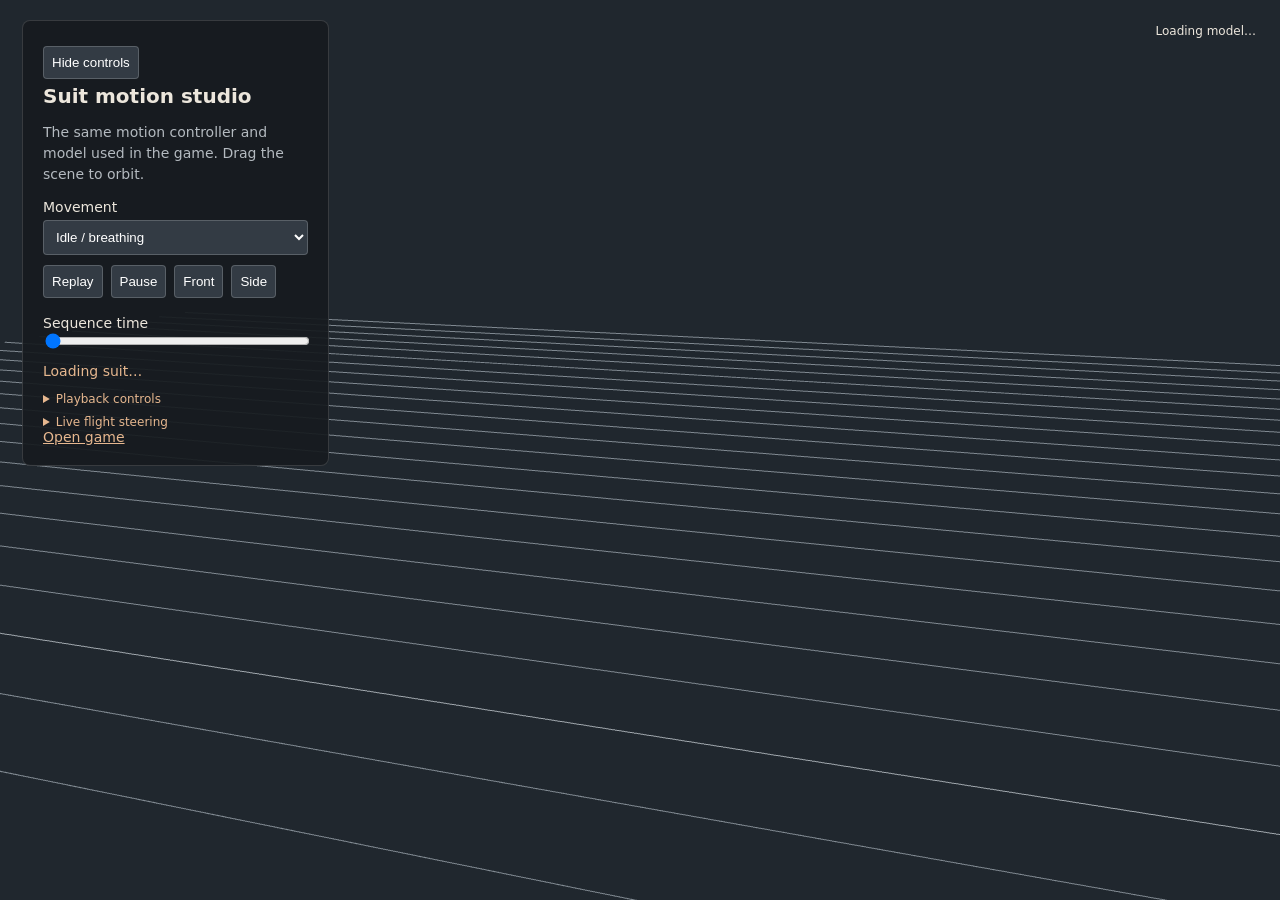
<file: animation-lab.html>
<!doctype html>
<html lang="en"><head><meta charset="utf-8"><meta name="viewport" content="width=device-width,initial-scale=1">
<title>Suit motion studio</title>
<style>
body{margin:0;background:#171c22;color:#ece6dc;font:14px system-ui}canvas{display:block}aside{position:absolute;left:22px;top:20px;width:265px;max-height:calc(100vh - 80px);overflow:auto;background:#171b20ed;padding:20px;border:1px solid #ffffff24;border-radius:8px}h1{font-size:20px;margin:0 0 8px}p{line-height:1.5;color:#b4bac0}label{display:block;margin-top:12px}button,select,input[type=number]{background:#333b44;color:#fff;border:1px solid #ffffff30;border-radius:4px;padding:8px;margin:5px 0}select,input{width:100%;box-sizing:border-box}button{cursor:pointer}output{display:block;margin:10px 0;color:#e6b78f;line-height:1.4}a{color:#e6b78f}.row{display:flex;gap:8px}#loading{position:absolute;right:24px;top:24px;font-size:12px;pointer-events:none}details{margin-top:9px;font-size:12px}summary{cursor:pointer;color:#e6b78f}#rateValue{float:right;color:#d6d9dd}
@media(max-width:700px){aside{left:8px;top:8px;width:230px;padding:10px;max-height:55vh}aside p{display:none}aside h1{font-size:14px}aside select{padding:4px}aside button{padding:5px;font-size:11px}aside label{font-size:11px;margin-top:5px}aside output{font-size:11px;margin:6px 0}aside a{font-size:11px}#loading{top:auto;bottom:10px;right:10px;font-size:10px}}
aside.collapsed{width:auto;padding:8px}aside.collapsed>:not(#toggleControls){display:none!important}
</style></head><body>
<aside><button id="toggleControls" aria-expanded="true">Hide controls</button><h1>Suit motion studio</h1><p>The same motion controller and model used in the game. Drag the scene to orbit.</p>
<label for="pose">Movement</label><select id="pose">
<option value="idle">Idle / breathing</option><option value="walk">Walk · 1.8 m/s</option><option value="run">Run · 4.4 m/s</option><option value="transitions">Walk → run → stop</option><option value="charge">Charge / planted crouch</option><option value="jump">Launch sequence</option><option value="land">Landing sequence</option><option value="fall">Atmospheric fall</option><option value="coast">Weightless coast</option><option value="hover">Repulsor hover</option><option value="cruise">Repulsor cruise</option><option value="turn">Bank / steering</option><option value="reverse">Flight direction reversals</option><option value="brake">Air brake</option><option value="swim">Swimming</option><option value="sourcewalk">Original authored walk · comparison</option></select>
<div class="row"><button id="replay">Replay</button><button id="pause">Pause</button><button id="front">Front</button><button id="side">Side</button></div>
<label for="scrub">Sequence time</label><input id="scrub" type="range" min="0" max="4" step="0.01" value="0">
<output id="status">Loading suit…</output>
<details id="playbackControls"><summary>Playback controls</summary>
<label for="seek">Inspect time (seconds)</label><input id="seek" type="number" min="0" max="4" step="0.01" value="0">
<label for="rate">Playback speed <span id="rateValue">1×</span></label><input id="rate" type="range" min="0.1" max="1" step="0.1" value="1">
</details>
<details id="flightControls"><summary>Live flight steering</summary>
<label for="flightYaw">Heading</label><input id="flightYaw" type="range" min="-180" max="180" step="5" value="0">
<label for="flightPitch">Thrust tilt</label><input id="flightPitch" type="range" min="-60" max="80" step="5" value="0">
<label for="flightPower">Throttle</label><input id="flightPower" type="range" min="0" max="1" step="0.05" value="1">
</details>
<a href="index.html?build=20261104.31.2">Open game</a>
</aside><div id="loading">Loading model…</div>
<script src="vendor/three.r128.min.js"></script><script src="vendor/loaders/GLTFLoader.r128.js"></script>
<script src="src/runtime/launch-sequence.js?v=20261104.31.2"></script>
<script src="src/runtime/character-motion.js?v=20261104.31.2"></script>
<script src="src/data/athletic-run.js?v=20261103.2"></script>
<script src="src/data/walk-motion.js?v=20261102.5"></script>
<script src="src/runtime/running-gait.js?v=20261103.2"></script>
<script src="src/runtime/character-controller.js?v=20261104.31.2"></script>
<script src="src/runtime/propulsor-rig.js?v=20261104.31.2"></script>
<script src="src/runtime/flight-dynamics.js?v=20261104.31.2"></script>
<script src="src/runtime/animation-lab.js?v=20261111.59"></script>
</body></html>
</file>
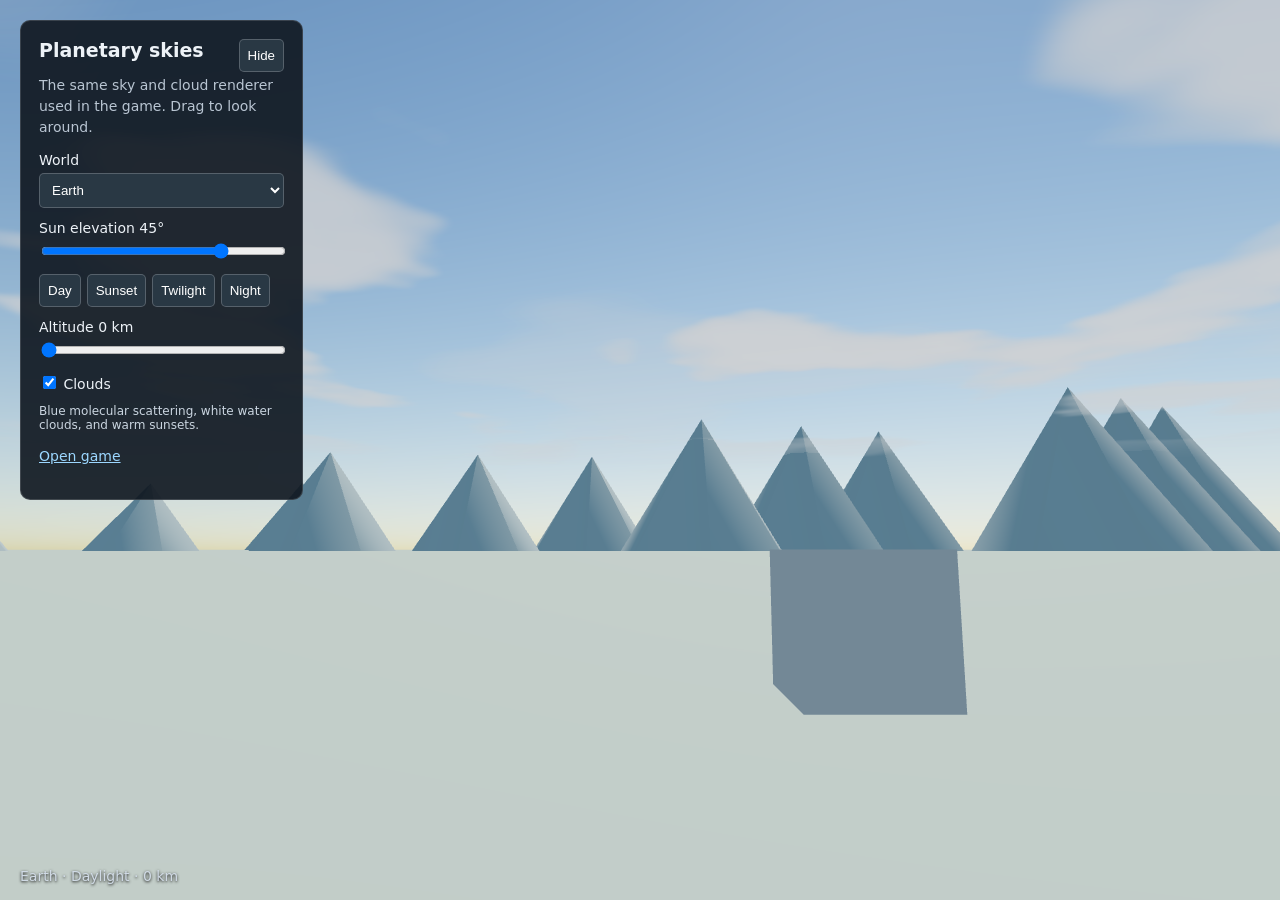
<file: sky-lab.html>
<!doctype html><html lang="en"><head><meta charset="utf-8"><meta name="viewport" content="width=device-width,initial-scale=1"><title>Planetary sky studio</title>
<style>body{margin:0;background:#05070d;color:#edf2f7;font:14px system-ui}canvas{display:block}aside{position:absolute;z-index:1;left:20px;top:20px;width:245px;padding:18px;background:#101820e8;border:1px solid #ffffff25;border-radius:10px}h1{font-size:19px;margin:0 0 8px}p{color:#b9c5d2;line-height:1.5}label{display:block;margin:12px 0 5px}select,input{box-sizing:border-box;width:100%}select,button{background:#293844;color:#fff;border:1px solid #ffffff35;border-radius:5px;padding:8px}button{cursor:pointer}.times{display:flex;flex-wrap:wrap;gap:6px;margin-top:12px}a{color:#9cd7ff}output{display:block;font-size:12px;color:#cad5e0;margin-top:12px}input[type=checkbox]{width:auto}#status{position:absolute;bottom:16px;left:20px;color:#d0dae5;text-shadow:0 1px 3px #000}aside.hidden>:not(#toggle){display:none}aside.hidden{width:auto;padding:8px}#toggle{float:right;margin-left:8px}@media(max-width:600px){aside{left:8px;top:8px;width:205px;padding:12px}aside p{display:none}h1{font-size:16px}}</style></head><body>
<aside><button id="toggle">Hide</button><h1>Planetary skies</h1><p>The same sky and cloud renderer used in the game. Drag to look around.</p>
<label for="body">World</label><select id="body"><option>Earth</option><option>Mars</option><option>Venus</option><option>Titan</option><option>Moon</option><option>Mercury</option><option>Neptune</option></select>
<label for="elevation">Sun elevation <span id="angle">45°</span></label><input id="elevation" type="range" min="-90" max="90" step="1" value="45">
<div class="times"><button data-sun="45">Day</button><button data-sun="0">Sunset</button><button data-sun="-10">Twilight</button><button data-sun="-40">Night</button></div>
<label for="altitude">Altitude <span id="height">0 km</span></label><input id="altitude" type="range" min="0" max="200" step="0.05" value="0">
<label><input type="checkbox" id="clouds" checked> Clouds</label><output id="description"></output><p><a href="index.html?build=20261109.34.4">Open game</a></p></aside><div id="status">Loading sky…</div>
<script src="vendor/three.r128.min.js"></script><script src="src/runtime/physical-lighting.js?v=20261111.58"></script><script src="src/runtime/planetary-sky.js?v=20261111.59"></script>
<script>
(function(){
 const T=THREE,scene=new T.Scene();scene.background=new T.Color(0x01040b);
 const camera=new T.PerspectiveCamera(65,innerWidth/innerHeight,.1,1e23);camera.position.set(0,2,0);
 const renderer=new T.WebGLRenderer({antialias:true,logarithmicDepthBuffer:true});renderer.setSize(innerWidth,innerHeight);renderer.setPixelRatio(Math.min(devicePixelRatio,1.5));renderer.outputEncoding=T.sRGBEncoding;renderer.toneMapping=T.ACESFilmicToneMapping;renderer.toneMappingExposure=.9;document.body.appendChild(renderer.domElement);
 const sunMesh=new T.Mesh(new T.SphereGeometry(6.96e7,24,16),new T.MeshBasicMaterial({color:0xfff5dc,toneMapped:false}));scene.add(sunMesh);
 const sky=new GodmanPlanetarySky(T,scene,renderer.capabilities.isWebGL2||renderer.extensions.has('EXT_frag_depth')),ambient=new T.HemisphereLight(0xb6d5ff,0x484537,.5),light=new T.DirectionalLight(0xfff2df,1);scene.add(ambient,light);
 const ground=new T.Mesh(new T.PlaneGeometry(12000,12000),new T.MeshStandardMaterial({color:0x8e9e7c,roughness:1}));ground.rotation.x=-Math.PI/2;scene.add(ground);
 const earthTexture=new T.TextureLoader().load('assets/earth/earth_day_2048.jpg');earthTexture.encoding=T.sRGBEncoding;
 const globe=new T.Mesh(new T.SphereGeometry(1,256,128),new T.MeshStandardMaterial({color:0xffffff,map:earthTexture,roughness:1}));scene.add(globe);
 const objects=new T.Group();scene.add(objects);for(let i=0;i<12;i++){const m=new T.Mesh(new T.ConeGeometry(100+i*13,130+i*25,7),new T.MeshStandardMaterial({color:0x687b79,roughness:1}));m.position.set((i-5.5)*230,55+i*8,-1300-(i%3)*190);objects.add(m);}
 const stone=new T.Mesh(new T.BoxGeometry(2,2,2),new T.MeshStandardMaterial({color:0xb0b2af,roughness:1}));stone.position.set(3,1,-10);objects.add(stone);
 let seed=39;const rand=()=>{seed=(Math.imul(seed,1664525)+1013904223)>>>0;return seed/4294967296;};const pts=[];for(let i=0;i<2800;i++){const y=rand()*2-1,a=rand()*Math.PI*2,r=Math.sqrt(1-y*y);pts.push(Math.cos(a)*r*80000,y*80000,Math.sin(a)*r*80000);}
 const stars=new T.Points(new T.BufferGeometry().setAttribute('position',new T.Float32BufferAttribute(pts,3)),new T.PointsMaterial({color:0xdbe6ff,size:220,sizeAttenuation:true,transparent:true,depthWrite:false}));scene.add(stars);
 const worlds={Earth:[637100,0x6db3ff,1],Mars:[339000,0xd8a080,1.52],Venus:[605200,0xe8c87a,.723],Titan:[257470,0xd58c3b,9.58],Moon:[173700,null,1],Mercury:[244000,null,.387],Neptune:[2462200,0x4a78ea,30.1]};
 let body,observer=new T.Vector3(),star={center:new T.Vector3(),temperature:5772,luminosity:1},yaw=0,pitch=.14,clock=new T.Clock(),elapsed=0;
 const world=document.getElementById('body'),elevation=document.getElementById('elevation'),altitude=document.getElementById('altitude');
 const explanations={Earth:'Blue molecular scattering, white water clouds, and warm sunsets.',Mars:'Dusty amber daylight, a blue sunset aureole, and thin ice clouds.',Venus:'Dense yellow haze beneath an overcast cloud deck.',Titan:'Orange aerosol haze and methane cloud cover.',Moon:'No substantial atmosphere: black sky even in sunlight.',Mercury:'Airless sky: no blue scattering or clouds.',Neptune:'Blue atmospheric haze and bright cloud tops.'};
 function select(){const p=worlds[world.value];body={name:world.value,r:p[0],atmosphere:p[1],center:new T.Vector3(0,-p[0],0),mesh:new T.Object3D()};ground.material.color.setHex(world.value==='Mars'?0xa76845:world.value==='Moon'||world.value==='Mercury'?0x777777:0x8e9e7c);globe.material.map=world.value==='Earth'?earthTexture:null;globe.material.color.setHex(world.value==='Earth'?0xffffff:world.value==='Mars'?0xa76845:0x999999);globe.material.needsUpdate=true;document.getElementById('description').textContent=explanations[world.value];}
 world.onchange=select;select();
 document.querySelectorAll('[data-sun]').forEach(b=>b.onclick=()=>{elevation.value=b.dataset.sun;});document.getElementById('toggle').onclick=e=>{const hidden=e.target.parentElement.classList.toggle('hidden');e.target.textContent=hidden?'Show':'Hide';};
 let drag=false,x,y;renderer.domElement.onpointerdown=e=>{drag=true;x=e.clientX;y=e.clientY;renderer.domElement.setPointerCapture(e.pointerId);};renderer.domElement.onpointerup=()=>drag=false;renderer.domElement.onpointermove=e=>{if(drag){yaw-=(e.clientX-x)*.005;pitch=T.MathUtils.clamp(pitch+(e.clientY-y)*.004,-1.4,1.4);x=e.clientX;y=e.clientY;}};
 addEventListener('resize',()=>{camera.aspect=innerWidth/innerHeight;camera.updateProjectionMatrix();renderer.setSize(innerWidth,innerHeight);});
 function frame(){requestAnimationFrame(frame);elapsed+=Math.min(.05,clock.getDelta());const a=Number(elevation.value)*Math.PI/180,h=Number(altitude.value);observer.set(0,h*100,0);const distance=worlds[world.value][2]*1.496e10;star.center.set(Math.sin(.35)*Math.cos(a)*distance,Math.sin(a)*distance,-Math.cos(.35)*Math.cos(a)*distance);sunMesh.position.copy(star.center).sub(observer);sunMesh.material.color.set(0xfff5dc).lerp(new T.Color(0xff6935),Math.exp(-Math.pow(Math.sin(a)*6,2)));camera.lookAt(Math.sin(yaw)*Math.cos(pitch),2+Math.sin(pitch),-Math.cos(yaw)*Math.cos(pitch));const state=sky.update(camera,body,observer,star,elapsed);for(const layer of sky.layers)layer.visible=layer.visible&&document.getElementById('clouds').checked;stars.material.opacity=state.starVisibility;globe.position.copy(body.center).sub(observer);globe.scale.setScalar(body.r);globe.visible=h>5;ground.position.y=-h*100;objects.position.y=-h*100;ground.visible=objects.visible=h<50;light.position.copy(star.center).normalize();light.intensity=Math.max(0,Math.sin(a))*1.2;ambient.intensity=.015+state.skyFactor*.65;ambient.color.setHex(body.atmosphere||0xffffff);renderer.toneMappingExposure=Math.min(1.32,.9*Math.pow(worlds[world.value][2],.15));document.getElementById('angle').textContent=elevation.value+'°';document.getElementById('height').textContent=h+' km';document.getElementById('status').textContent=world.value+' · '+(!state.enabled?'Space / airless sky':state.daylight>.8?'Daylight':state.daylight>.02?'Twilight':'Night')+' · '+h+' km';renderer.render(scene,camera);}
 frame();
})();
</script></body></html>
</file>
